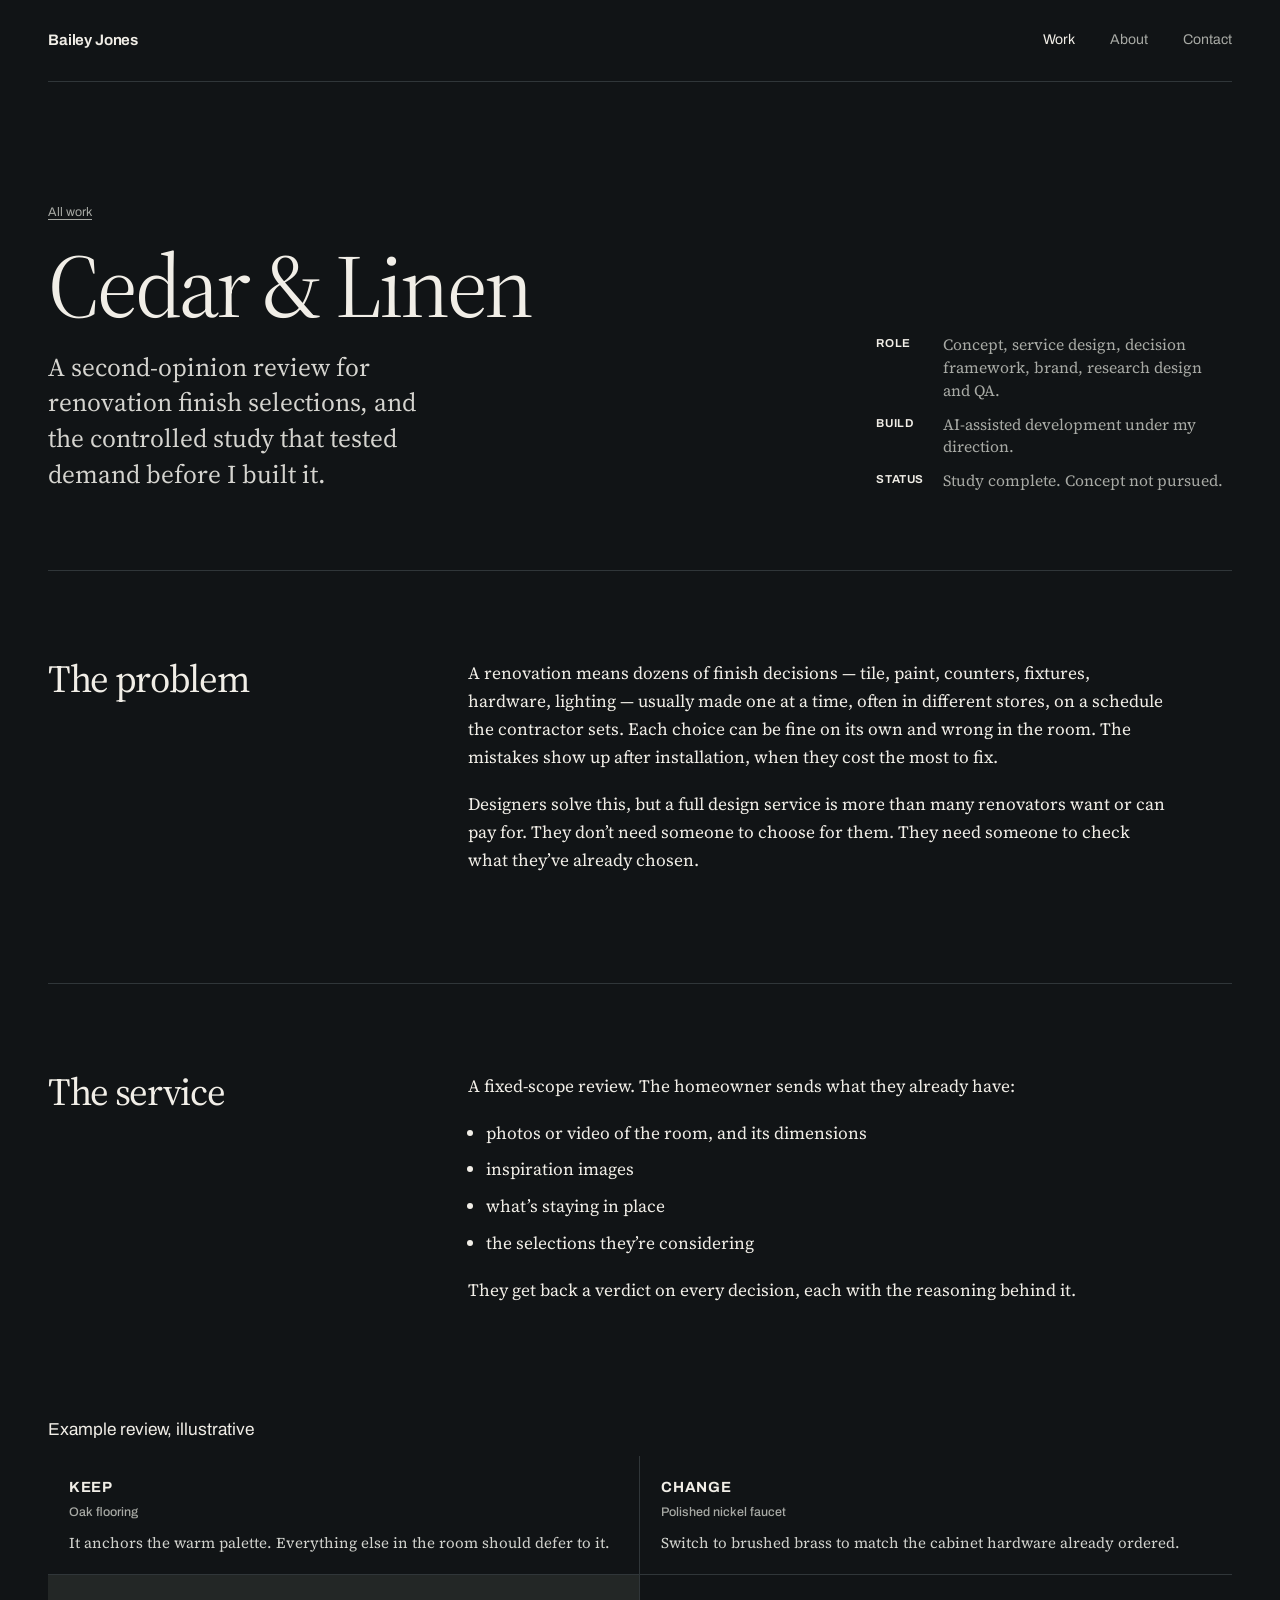
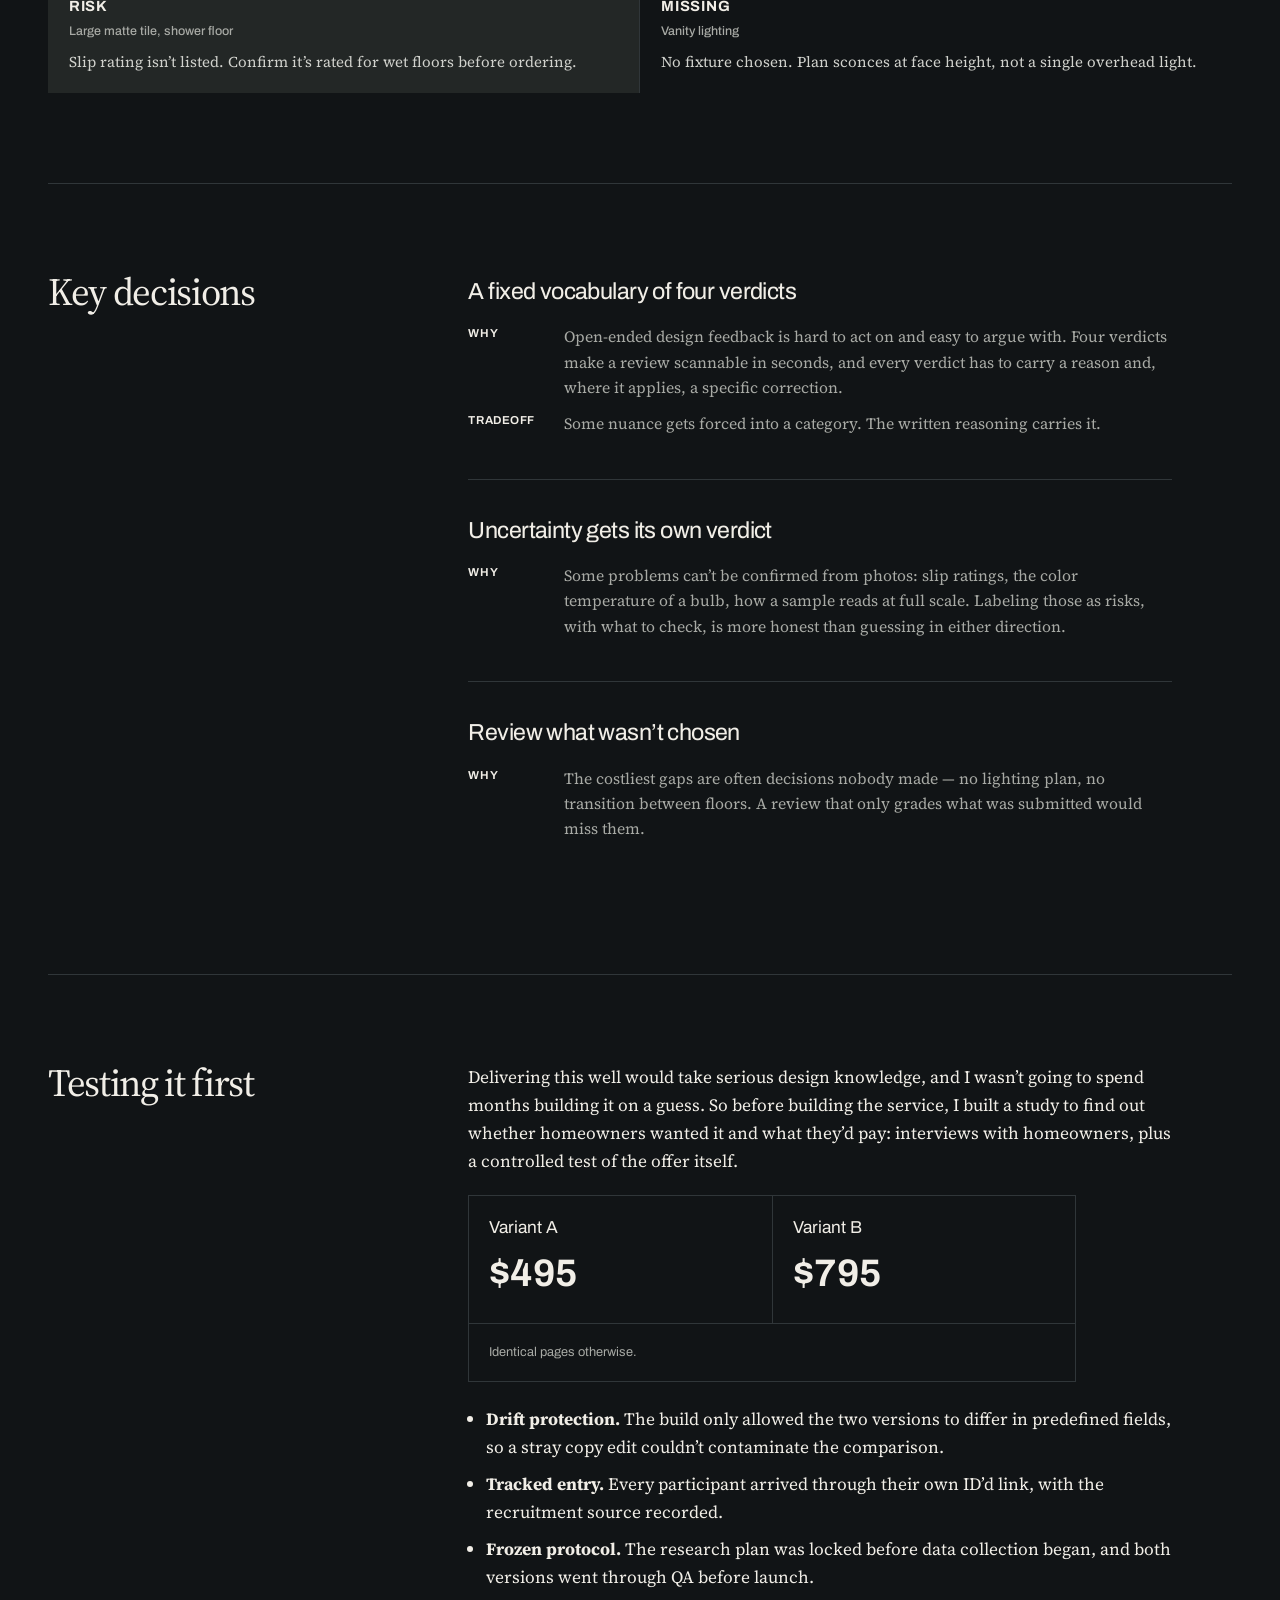
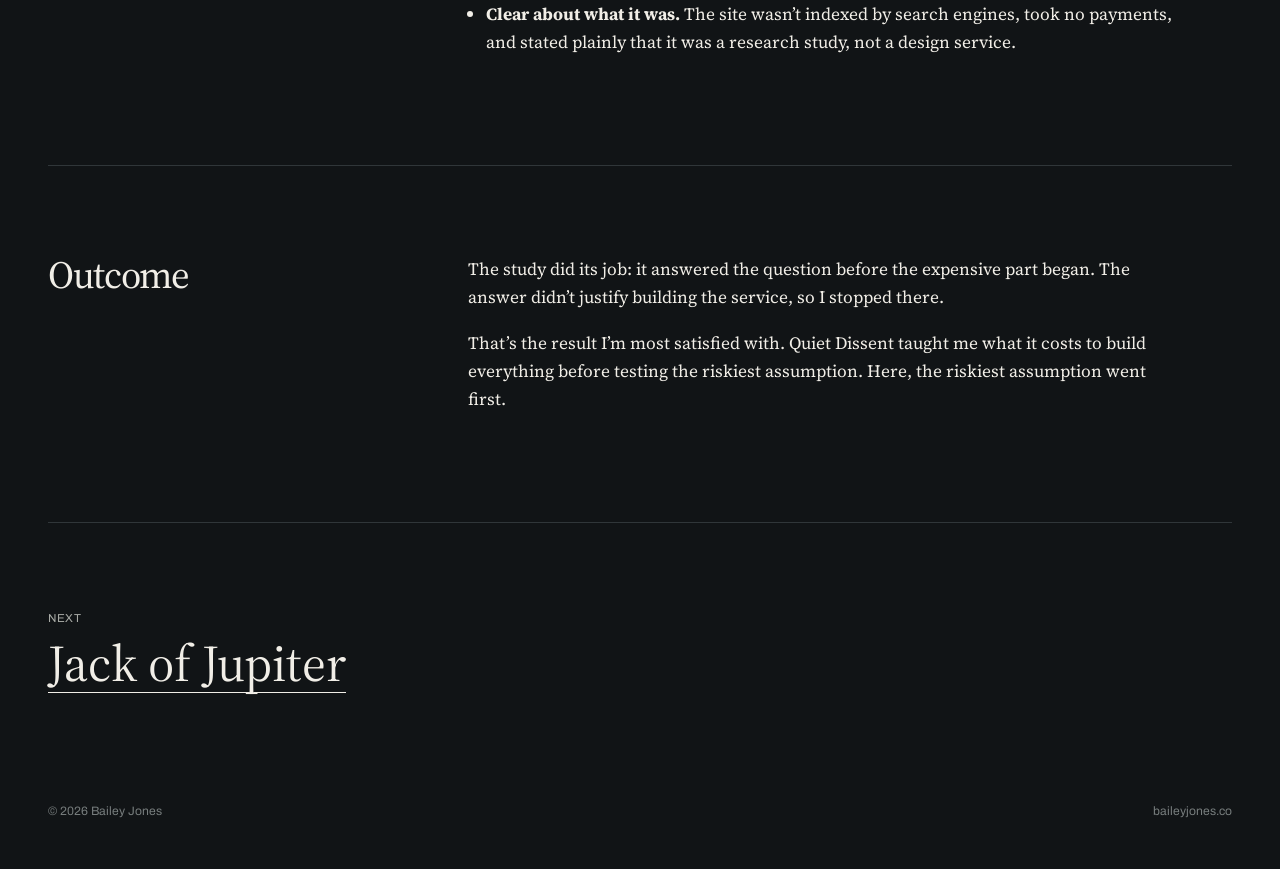
<file: cedar-and-linen.html>
<!doctype html>
<html lang="en">
<head>
<meta charset="utf-8">
<meta name="viewport" content="width=device-width, initial-scale=1, viewport-fit=cover">
<title>Cedar & Linen — Bailey Jones</title>
<meta name="description" content="Case study: designing a renovation selection review service, and the controlled study that tested demand before building it.">
<link rel="icon" href="/favicon.svg" type="image/svg+xml">
<link rel="preconnect" href="https://fonts.googleapis.com">
<link rel="preconnect" href="https://fonts.gstatic.com" crossorigin>
<link href="https://fonts.googleapis.com/css2?family=Archivo:wdth,wght@62..125,100..900&family=Source+Serif+4:ital,opsz,wght@0,8..60,300..700;1,8..60,400&display=swap" rel="stylesheet">
<link rel="stylesheet" href="/styles.css">
</head>
<body>
<a class="skip" href="#main">Skip to content</a>
<div class="wrap">
  <header class="site-head">
    <a class="name" href="/">Bailey Jones</a>
    <nav aria-label="Primary">
      <a href="/#work" aria-current="page">Work</a>
      <a href="/#about">About</a>
      <a href="/#contact">Contact</a>
    </nav>
  </header>

  <main id="main">
    <section class="cs-intro">
      <div>
        <a class="back" href="/#work">All work</a>
        <h1>Cedar & Linen</h1>
        <p class="lede">A second-opinion review for renovation finish selections, and the controlled study that tested demand before I built it.</p>
      </div>
      <dl class="facts">
        <dt>Role</dt><dd>Concept, service design, decision framework, brand, research design and QA.</dd>
        <dt>Build</dt><dd>AI-assisted development under my direction.</dd>
        <dt>Status</dt><dd>Study complete. Concept not pursued.</dd>
      </dl>
    </section>

    <section class="cs-section">
      <h2>The problem</h2>
      <div class="prose">
        <p>A renovation means dozens of finish decisions — tile, paint, counters, fixtures, hardware, lighting — usually made one at a time, often in different stores, on a schedule the contractor sets. Each choice can be fine on its own and wrong in the room. The mistakes show up after installation, when they cost the most to fix.</p>
        <p>Designers solve this, but a full design service is more than many renovators want or can pay for. They don’t need someone to choose for them. They need someone to check what they’ve already chosen.</p>
      </div>
    </section>

    <section class="cs-section">
      <h2>The service</h2>
      <div class="prose">
        <p>A fixed-scope review. The homeowner sends what they already have:</p>
        <ul>
          <li>photos or video of the room, and its dimensions</li>
          <li>inspiration images</li>
          <li>what’s staying in place</li>
          <li>the selections they’re considering</li>
        </ul>
        <p>They get back a verdict on every decision, each with the reasoning behind it.</p>
      </div>
      <div class="full">
        <p class="label" style="margin:0 0 .75rem">Example review, illustrative</p>
        <dl class="verdicts">
          <div><dt>KEEP <span>Oak flooring</span></dt><dd>It anchors the warm palette. Everything else in the room should defer to it.</dd></div>
          <div><dt>CHANGE <span>Polished nickel faucet</span></dt><dd>Switch to brushed brass to match the cabinet hardware already ordered.</dd></div>
          <div class="risk"><dt>RISK <span>Large matte tile, shower floor</span></dt><dd>Slip rating isn’t listed. Confirm it’s rated for wet floors before ordering.</dd></div>
          <div><dt>MISSING <span>Vanity lighting</span></dt><dd>No fixture chosen. Plan sconces at face height, not a single overhead light.</dd></div>
        </dl>
      </div>
    </section>

    <section class="cs-section">
      <h2>Key decisions</h2>
      <div class="decisions">
        <div class="decision">
          <h3>A fixed vocabulary of four verdicts</h3>
          <p class="why"><b>Why</b><span>Open-ended design feedback is hard to act on and easy to argue with. Four verdicts make a review scannable in seconds, and every verdict has to carry a reason and, where it applies, a specific correction.</span></p>
          <p class="cost"><b>Tradeoff</b><span>Some nuance gets forced into a category. The written reasoning carries it.</span></p>
        </div>
        <div class="decision">
          <h3>Uncertainty gets its own verdict</h3>
          <p class="why"><b>Why</b><span>Some problems can’t be confirmed from photos: slip ratings, the color temperature of a bulb, how a sample reads at full scale. Labeling those as risks, with what to check, is more honest than guessing in either direction.</span></p>
        </div>
        <div class="decision">
          <h3>Review what wasn’t chosen</h3>
          <p class="why"><b>Why</b><span>The costliest gaps are often decisions nobody made — no lighting plan, no transition between floors. A review that only grades what was submitted would miss them.</span></p>
        </div>
      </div>
    </section>

    <section class="cs-section">
      <h2>Testing it first</h2>
      <div class="prose">
        <p>Delivering this well would take serious design knowledge, and I wasn’t going to spend months building it on a guess. So before building the service, I built a study to find out whether homeowners wanted it and what they’d pay: interviews with homeowners, plus a controlled test of the offer itself.</p>
        <div class="variants" aria-label="The two price variants">
          <div><span class="label">Variant A</span><div class="price">$495</div></div>
          <div><span class="label">Variant B</span><div class="price">$795</div></div>
          <div class="same">Identical pages otherwise.</div>
        </div>
        <ul>
          <li><strong>Drift protection.</strong> The build only allowed the two versions to differ in predefined fields, so a stray copy edit couldn’t contaminate the comparison.</li>
          <li><strong>Tracked entry.</strong> Every participant arrived through their own ID’d link, with the recruitment source recorded.</li>
          <li><strong>Frozen protocol.</strong> The research plan was locked before data collection began, and both versions went through QA before launch.</li>
          <li><strong>Clear about what it was.</strong> The site wasn’t indexed by search engines, took no payments, and stated plainly that it was a research study, not a design service.</li>
        </ul>
      </div>
    </section>

    <section class="cs-section">
      <h2>Outcome</h2>
      <div class="prose">
        <p>The study did its job: it answered the question before the expensive part began. The answer didn’t justify building the service, so I stopped there.</p>
        <p>That’s the result I’m most satisfied with. Quiet Dissent taught me what it costs to build everything before testing the riskiest assumption. Here, the riskiest assumption went first.</p>
      </div>
    </section>

    <div class="next"><span class="label">Next</span><br><a href="/#jack-of-jupiter">Jack of Jupiter</a></div>
  </main>

  <footer class="site-foot">
    <span>© 2026 Bailey Jones</span>
    <span>baileyjones.co</span>
  </footer>
</div>
</body>
</html>
</file>
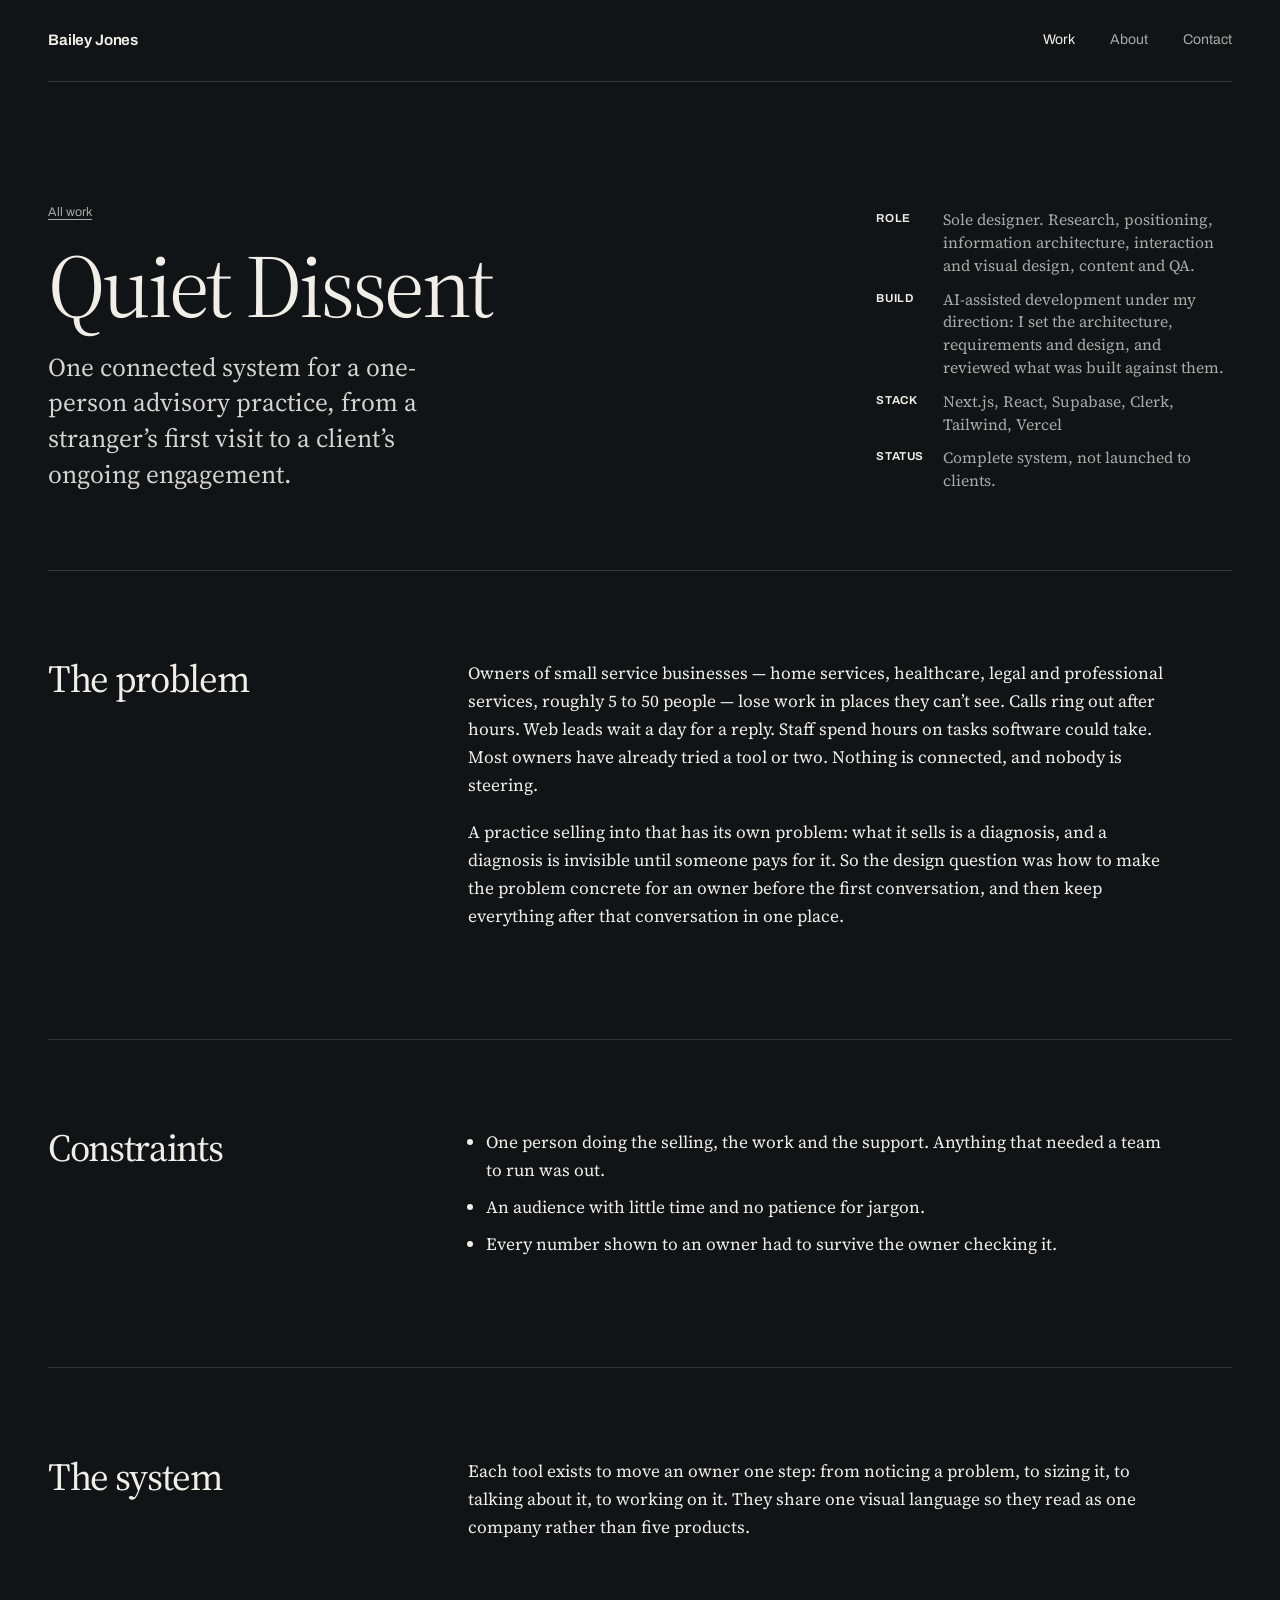
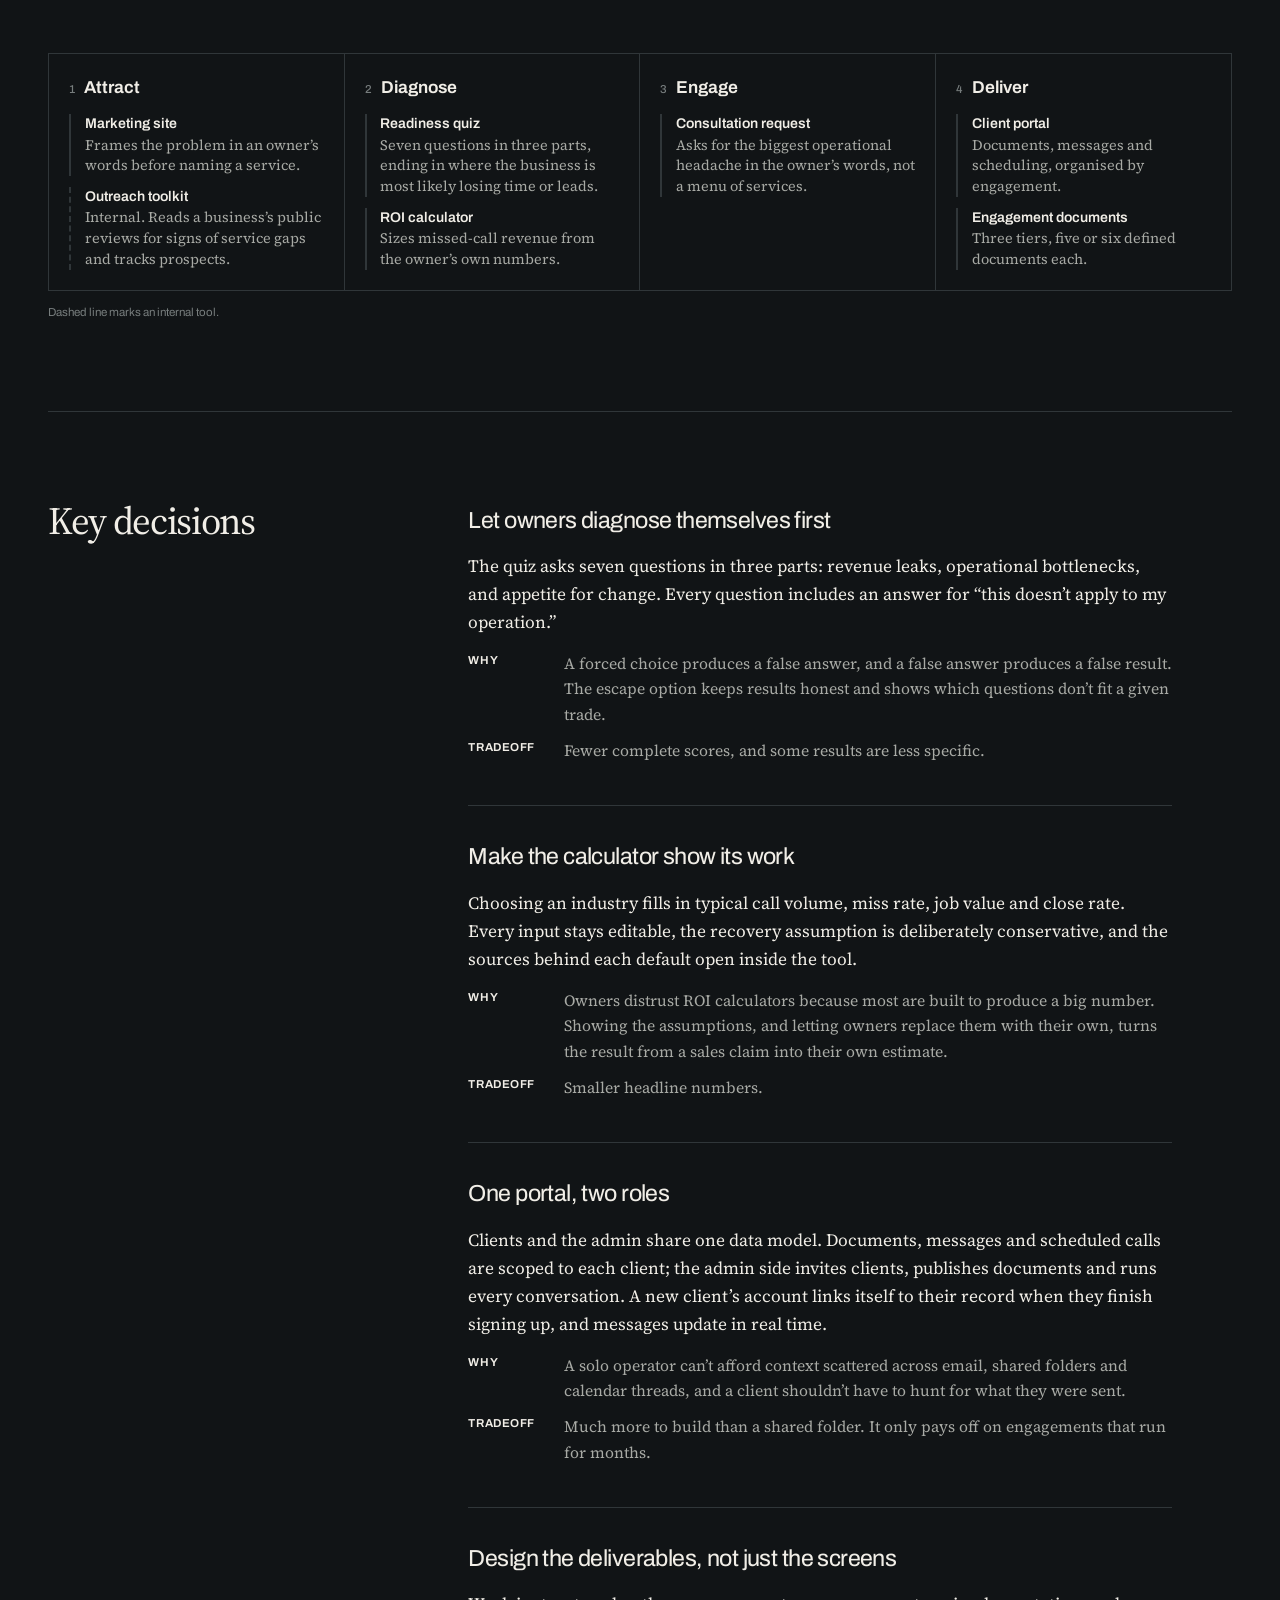
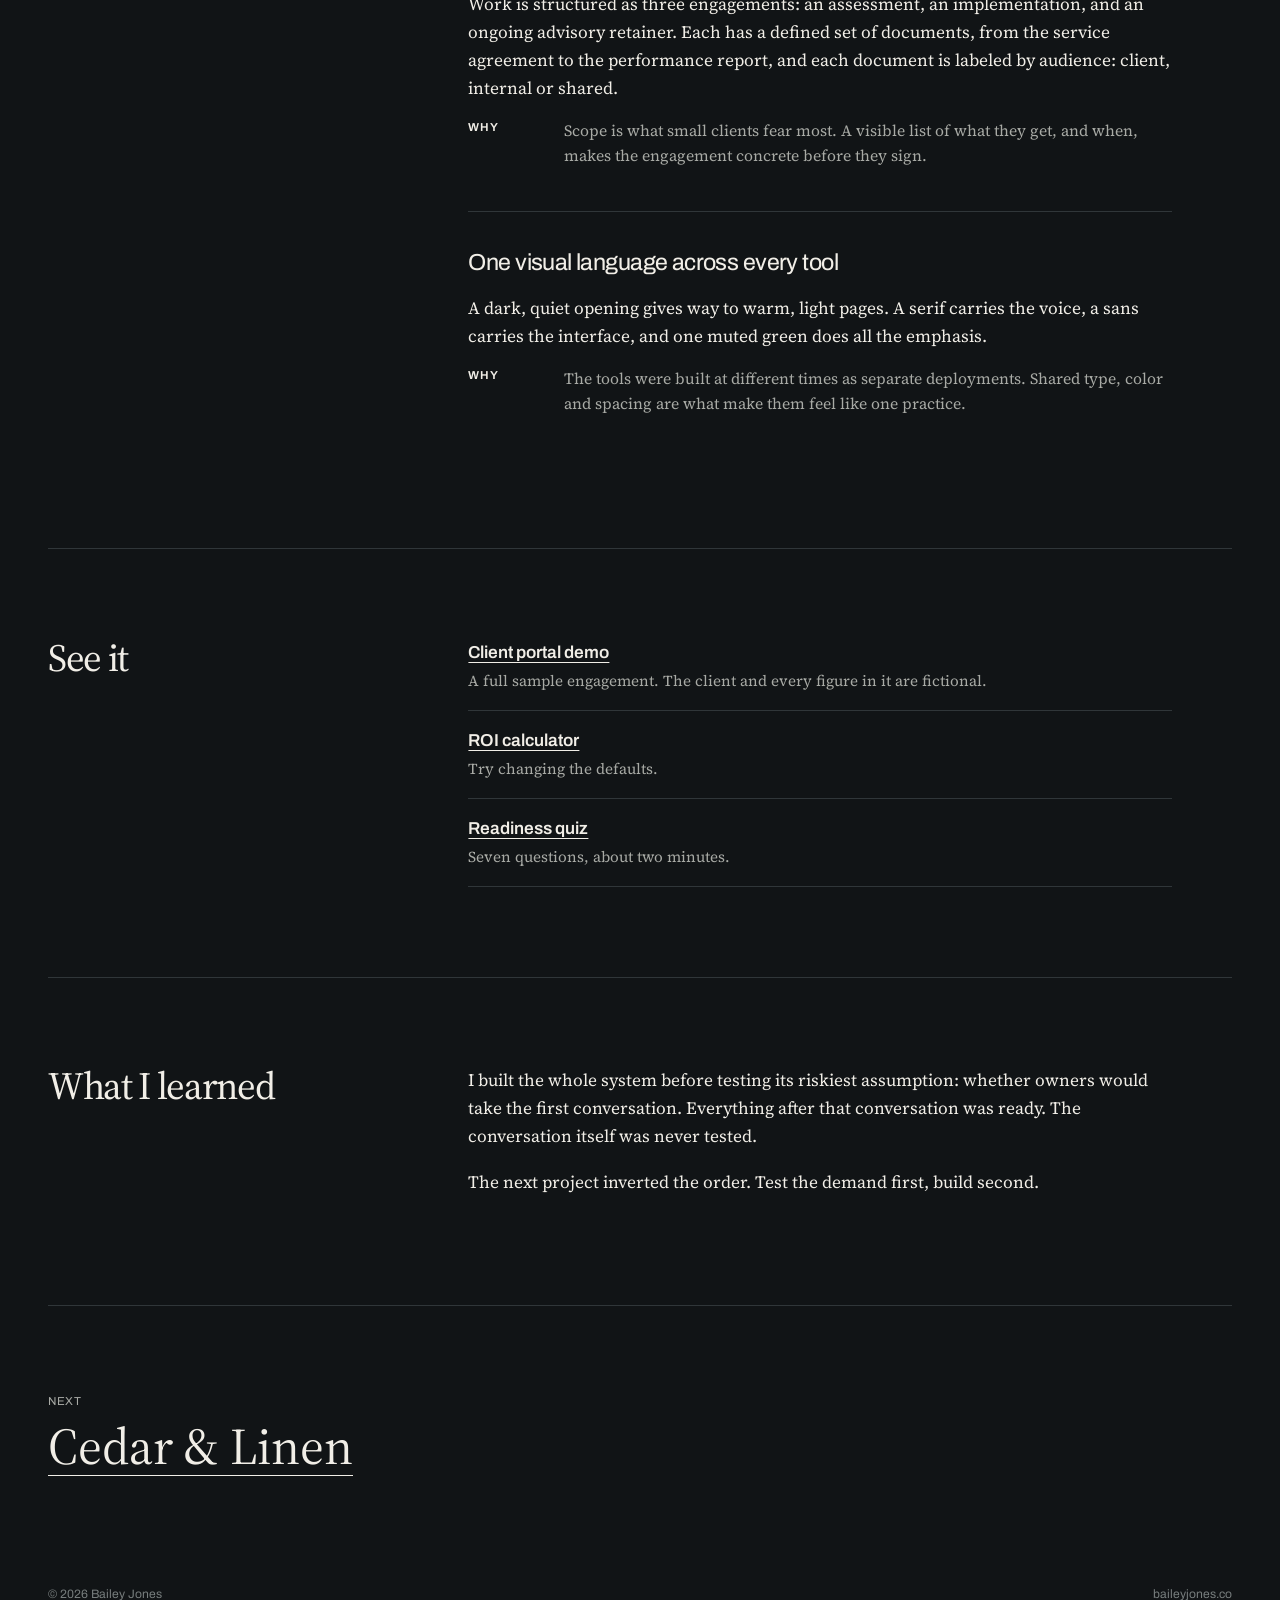
<file: quiet-dissent.html>
<!doctype html>
<html lang="en">
<head>
<meta charset="utf-8">
<meta name="viewport" content="width=device-width, initial-scale=1, viewport-fit=cover">
<title>Quiet Dissent — Bailey Jones</title>
<meta name="description" content="Case study: designing a connected product ecosystem for a one-person operations and AI advisory practice.">
<link rel="icon" href="/favicon.svg" type="image/svg+xml">
<link rel="preconnect" href="https://fonts.googleapis.com">
<link rel="preconnect" href="https://fonts.gstatic.com" crossorigin>
<link href="https://fonts.googleapis.com/css2?family=Archivo:wdth,wght@62..125,100..900&family=Source+Serif+4:ital,opsz,wght@0,8..60,300..700;1,8..60,400&display=swap" rel="stylesheet">
<link rel="stylesheet" href="/styles.css">
</head>
<body>
<a class="skip" href="#main">Skip to content</a>
<div class="wrap">
  <header class="site-head">
    <a class="name" href="/">Bailey Jones</a>
    <nav aria-label="Primary">
      <a href="/#work" aria-current="page">Work</a>
      <a href="/#about">About</a>
      <a href="/#contact">Contact</a>
    </nav>
  </header>

  <main id="main">
    <section class="cs-intro">
      <div>
        <a class="back" href="/#work">All work</a>
        <h1>Quiet Dissent</h1>
        <p class="lede">One connected system for a one-person advisory practice, from a stranger’s first visit to a client’s ongoing engagement.</p>
      </div>
      <dl class="facts">
        <dt>Role</dt><dd>Sole designer. Research, positioning, information architecture, interaction and visual design, content and QA.</dd>
        <dt>Build</dt><dd>AI-assisted development under my direction: I set the architecture, requirements and design, and reviewed what was built against them.</dd>
        <dt>Stack</dt><dd>Next.js, React, Supabase, Clerk, Tailwind, Vercel</dd>
        <dt>Status</dt><dd>Complete system, not launched to clients.</dd>
      </dl>
    </section>

    <section class="cs-section">
      <h2>The problem</h2>
      <div class="prose">
        <p>Owners of small service businesses — home services, healthcare, legal and professional services, roughly 5 to 50 people — lose work in places they can’t see. Calls ring out after hours. Web leads wait a day for a reply. Staff spend hours on tasks software could take. Most owners have already tried a tool or two. Nothing is connected, and nobody is steering.</p>
        <p>A practice selling into that has its own problem: what it sells is a diagnosis, and a diagnosis is invisible until someone pays for it. So the design question was how to make the problem concrete for an owner before the first conversation, and then keep everything after that conversation in one place.</p>
      </div>
    </section>

    <section class="cs-section">
      <h2>Constraints</h2>
      <div class="prose">
        <ul>
          <li>One person doing the selling, the work and the support. Anything that needed a team to run was out.</li>
          <li>An audience with little time and no patience for jargon.</li>
          <li>Every number shown to an owner had to survive the owner checking it.</li>
        </ul>
      </div>
    </section>

    <section class="cs-section">
      <h2>The system</h2>
      <div class="prose">
        <p>Each tool exists to move an owner one step: from noticing a problem, to sizing it, to talking about it, to working on it. They share one visual language so they read as one company rather than five products.</p>
      </div>
      <div class="full">
        <ol class="flow four" aria-label="How the Quiet Dissent system fits together">
          <li><div class="stage">Attract</div><ul><li><b>Marketing site</b>Frames the problem in an owner’s words before naming a service.</li><li class="internal"><b>Outreach toolkit</b>Internal. Reads a business’s public reviews for signs of service gaps and tracks prospects.</li></ul></li>
          <li><div class="stage">Diagnose</div><ul><li><b>Readiness quiz</b>Seven questions in three parts, ending in where the business is most likely losing time or leads.</li><li><b>ROI calculator</b>Sizes missed-call revenue from the owner’s own numbers.</li></ul></li>
          <li><div class="stage">Engage</div><ul><li><b>Consultation request</b>Asks for the biggest operational headache in the owner’s words, not a menu of services.</li></ul></li>
          <li><div class="stage">Deliver</div><ul><li><b>Client portal</b>Documents, messages and scheduling, organised by engagement.</li><li><b>Engagement documents</b>Three tiers, five or six defined documents each.</li></ul></li>
        </ol>
        <p class="diagram-note">Dashed line marks an internal tool.</p>
      </div>
    </section>

    <section class="cs-section">
      <h2>Key decisions</h2>
      <div class="decisions">
        <div class="decision">
          <h3>Let owners diagnose themselves first</h3>
          <p>The quiz asks seven questions in three parts: revenue leaks, operational bottlenecks, and appetite for change. Every question includes an answer for “this doesn’t apply to my operation.”</p>
          <p class="why"><b>Why</b><span>A forced choice produces a false answer, and a false answer produces a false result. The escape option keeps results honest and shows which questions don’t fit a given trade.</span></p>
          <p class="cost"><b>Tradeoff</b><span>Fewer complete scores, and some results are less specific.</span></p>
        </div>
        <div class="decision">
          <h3>Make the calculator show its work</h3>
          <p>Choosing an industry fills in typical call volume, miss rate, job value and close rate. Every input stays editable, the recovery assumption is deliberately conservative, and the sources behind each default open inside the tool.</p>
          <p class="why"><b>Why</b><span>Owners distrust ROI calculators because most are built to produce a big number. Showing the assumptions, and letting owners replace them with their own, turns the result from a sales claim into their own estimate.</span></p>
          <p class="cost"><b>Tradeoff</b><span>Smaller headline numbers.</span></p>
        </div>
        <div class="decision">
          <h3>One portal, two roles</h3>
          <p>Clients and the admin share one data model. Documents, messages and scheduled calls are scoped to each client; the admin side invites clients, publishes documents and runs every conversation. A new client’s account links itself to their record when they finish signing up, and messages update in real time.</p>
          <p class="why"><b>Why</b><span>A solo operator can’t afford context scattered across email, shared folders and calendar threads, and a client shouldn’t have to hunt for what they were sent.</span></p>
          <p class="cost"><b>Tradeoff</b><span>Much more to build than a shared folder. It only pays off on engagements that run for months.</span></p>
        </div>
        <div class="decision">
          <h3>Design the deliverables, not just the screens</h3>
          <p>Work is structured as three engagements: an assessment, an implementation, and an ongoing advisory retainer. Each has a defined set of documents, from the service agreement to the performance report, and each document is labeled by audience: client, internal or shared.</p>
          <p class="why"><b>Why</b><span>Scope is what small clients fear most. A visible list of what they get, and when, makes the engagement concrete before they sign.</span></p>
        </div>
        <div class="decision">
          <h3>One visual language across every tool</h3>
          <p>A dark, quiet opening gives way to warm, light pages. A serif carries the voice, a sans carries the interface, and one muted green does all the emphasis.</p>
          <p class="why"><b>Why</b><span>The tools were built at different times as separate deployments. Shared type, color and spacing are what make them feel like one practice.</span></p>
        </div>
      </div>
    </section>

    <section class="cs-section">
      <h2>See it</h2>
      <ul class="links">
        <li><a href="https://qd-portal.vercel.app">Client portal demo</a><span>A full sample engagement. The client and every figure in it are fictional.</span></li>
        <li><a href="https://qd-calculator.vercel.app">ROI calculator</a><span>Try changing the defaults.</span></li>
        <li><a href="https://qd-quiz.vercel.app">Readiness quiz</a><span>Seven questions, about two minutes.</span></li>
      </ul>
    </section>

    <section class="cs-section">
      <h2>What I learned</h2>
      <div class="prose">
        <p>I built the whole system before testing its riskiest assumption: whether owners would take the first conversation. Everything after that conversation was ready. The conversation itself was never tested.</p>
        <p>The next project inverted the order. Test the demand first, build second.</p>
      </div>
    </section>

    <div class="next"><span class="label">Next</span><br><a href="/cedar-and-linen">Cedar & Linen</a></div>
  </main>

  <footer class="site-foot">
    <span>© 2026 Bailey Jones</span>
    <span>baileyjones.co</span>
  </footer>
</div>
</body>
</html>
</file>
<file: styles.css>
:root {
  --bg: #111416;
  --bg-soft: #171b1e;
  --panel: #1d2225;
  --ink: #f1eee7;
  --muted: #a8aaa5;
  --quiet: #777d7d;
  --rule: #303639;
  --accent: #a9b59d;
  --accent-soft: #c8d0c0;
  --warm: #d7c6ad;

  --display: "Source Serif 4", Georgia, serif;
  --ui: "Archivo", "Helvetica Neue", Arial, sans-serif;

  --page: 82rem;
  --gutter: clamp(1.25rem, 4vw, 3rem);

  box-sizing: border-box;
  color-scheme: dark;
}

*, *::before, *::after { box-sizing: inherit; }

html {
  scroll-behavior: smooth;
  scroll-padding-top: 2rem;
  -webkit-text-size-adjust: 100%;
}

body {
  margin: 0;
  background: var(--bg);
  color: var(--ink);
  font-family: var(--display);
  font-size: 1.08rem;
  line-height: 1.62;
  text-rendering: optimizeLegibility;
}

img { max-width: 100%; display: block; }

a {
  color: inherit;
  text-decoration-thickness: 1px;
  text-underline-offset: .22em;
}

a:hover { text-decoration-thickness: 2px; }

:focus-visible {
  outline: 2px solid var(--accent-soft);
  outline-offset: 4px;
  border-radius: 2px;
}

.skip {
  position: absolute;
  left: -9999px;
}

.skip:focus {
  left: var(--gutter);
  top: 1rem;
  z-index: 100;
  background: var(--ink);
  color: var(--bg);
  padding: .55rem .8rem;
  font-family: var(--ui);
  font-size: .85rem;
}

.wrap {
  width: min(100%, var(--page));
  margin: 0 auto;
  padding: 0 var(--gutter);
}

/* Header */

.site-head {
  display: flex;
  justify-content: space-between;
  align-items: center;
  gap: 2rem;
  min-height: 5.1rem;
  border-bottom: 1px solid var(--rule);
  font-family: var(--ui);
}

.site-head .name {
  font-size: .95rem;
  font-weight: 650;
  letter-spacing: -.01em;
  text-decoration: none;
}

.site-head nav {
  display: flex;
  gap: clamp(1rem, 3vw, 2.2rem);
}

.site-head nav a {
  color: var(--muted);
  font-size: .88rem;
  text-decoration: none;
}

.site-head nav a:hover,
.site-head nav a[aria-current] {
  color: var(--ink);
}

/* Shared type */

h1, h2, h3 {
  margin: 0;
  font-weight: 430;
  letter-spacing: -.035em;
}

h1, h2 { font-family: var(--display); }

h3 {
  font-family: var(--ui);
  letter-spacing: -.025em;
}

.eyebrow,
.section-kicker,
.project-type,
.project-index,
.project-proof,
.hero-footer,
.text-link,
.project-arrow,
.label,
.back,
.diagram-note {
  font-family: var(--ui);
}

.eyebrow,
.section-kicker,
.project-type {
  margin: 0;
  color: var(--muted);
  font-size: .78rem;
  font-weight: 550;
  letter-spacing: .075em;
  text-transform: uppercase;
}

.muted { color: var(--muted); }

/* Hero */

.hero {
  padding: clamp(5rem, 11vw, 9.5rem) 0 clamp(4.5rem, 9vw, 7rem);
  border-bottom: 1px solid var(--rule);
}

.hero-grid {
  display: grid;
  grid-template-columns: minmax(0, 1.35fr) minmax(17rem, .65fr);
  gap: clamp(3rem, 7vw, 7rem);
  align-items: end;
  margin-top: 2rem;
}

.hero h1 {
  max-width: 9.5ch;
  font-size: clamp(3.5rem, 7.4vw, 7rem);
  line-height: .92;
  font-weight: 380;
}

.hero-copy {
  padding-bottom: .45rem;
}

.hero-copy > p:first-child {
  margin: 0;
  max-width: 25rem;
  font-size: clamp(1.3rem, 2vw, 1.75rem);
  line-height: 1.38;
}

.hero-note {
  margin: 1.35rem 0 0;
  max-width: 27rem;
  color: var(--muted);
  font-size: 1rem;
  line-height: 1.55;
}

.hero-footer {
  display: grid;
  grid-template-columns: 1fr 1fr auto;
  gap: 1rem;
  margin-top: clamp(4rem, 8vw, 7rem);
  padding-top: 1.25rem;
  border-top: 1px solid var(--rule);
  color: var(--quiet);
  font-size: .76rem;
}

.hero-footer a {
  color: var(--ink);
  text-decoration: none;
}

/* Section headers */

.work {
  padding: clamp(4.5rem, 9vw, 8rem) 0 0;
}

.section-head {
  display: grid;
  grid-template-columns: 1fr 2fr;
  gap: 2rem;
  align-items: start;
  padding-bottom: clamp(3rem, 6vw, 5.5rem);
}

.section-head h2,
.range h2,
.about h2,
.contact h2 {
  font-size: clamp(2.4rem, 5vw, 4.8rem);
  line-height: .98;
  max-width: 12ch;
}

/* Project rows */

.work-list {
  border-top: 1px solid var(--rule);
}

.project {
  display: grid;
  grid-template-columns: 4rem minmax(18rem, .88fr) minmax(22rem, 1.12fr);
  gap: clamp(1.5rem, 4vw, 4.5rem);
  padding: clamp(3.5rem, 7vw, 6.5rem) 0;
  border-bottom: 1px solid var(--rule);
}

.project-index {
  color: var(--quiet);
  font-size: .74rem;
  padding-top: .4rem;
}

.project-main {
  align-self: start;
}

.project-heading {
  display: flex;
  justify-content: space-between;
  gap: 1rem;
  align-items: start;
}

.project-heading h3 {
  margin-top: .5rem;
  font-size: clamp(2rem, 3.7vw, 3.6rem);
  line-height: 1;
  font-weight: 590;
}

.project-arrow {
  flex: 0 0 auto;
  display: grid;
  place-items: center;
  width: 2.55rem;
  height: 2.55rem;
  border: 1px solid var(--rule);
  border-radius: 50%;
  color: var(--muted);
  text-decoration: none;
  transition: border-color .18s ease, color .18s ease, transform .18s ease;
}

.project-arrow:hover {
  color: var(--ink);
  border-color: var(--muted);
  transform: translate(2px, -2px);
}

.project-desc {
  max-width: 36rem;
  margin: 1.75rem 0 1.5rem;
  color: #d5d4cf;
  font-size: 1.08rem;
  line-height: 1.62;
}

.project-proof {
  display: flex;
  flex-wrap: wrap;
  gap: .45rem;
  margin-bottom: 1.8rem;
}

.project-proof span {
  padding: .38rem .58rem;
  border: 1px solid var(--rule);
  border-radius: 999px;
  color: var(--muted);
  font-size: .69rem;
  letter-spacing: .03em;
}

.text-link {
  font-size: .83rem;
  font-weight: 590;
}

.project-visual {
  align-self: stretch;
  min-height: 21rem;
  background: var(--bg-soft);
  border: 1px solid var(--rule);
  overflow: hidden;
}

/* Quiet Dissent visual */

.project-visual-system {
  display: grid;
  align-items: center;
  padding: clamp(1.3rem, 3vw, 2.4rem);
}

.system-mini {
  display: grid;
  grid-template-columns: repeat(2, 1fr);
  gap: 1px;
  background: var(--rule);
  border: 1px solid var(--rule);
}

.system-mini > div {
  min-height: 8.3rem;
  padding: 1.2rem;
  background: var(--bg);
}

.system-mini span,
.system-mini small {
  display: block;
  font-family: var(--ui);
}

.system-mini span {
  margin-bottom: 1.65rem;
  color: var(--accent);
  font-size: .68rem;
  letter-spacing: .07em;
  text-transform: uppercase;
}

.system-mini b {
  display: block;
  margin-bottom: .35rem;
  font-family: var(--ui);
  font-size: 1rem;
  font-weight: 590;
}

.system-mini small {
  color: var(--muted);
  font-size: .76rem;
  line-height: 1.35;
}

/* Cedar visual */

.verdicts {
  display: grid;
  grid-template-columns: repeat(2, 1fr);
  gap: 1px;
  margin: 0;
  background: var(--rule);
}

.verdicts > div {
  padding: 1.25rem 1.3rem;
  background: var(--bg);
}

.verdicts.compact {
  width: 100%;
  height: 100%;
}

.verdicts.compact > div {
  display: flex;
  flex-direction: column;
  justify-content: end;
  min-height: 10.5rem;
  padding: 1.5rem;
}

.verdicts dt {
  margin-bottom: .6rem;
  font-family: var(--ui);
  font-size: .92rem;
  font-weight: 700;
  letter-spacing: .05em;
}

.verdicts dt span {
  display: block;
  margin-top: .15rem;
  color: var(--muted);
  font-size: .78rem;
  font-weight: 500;
  letter-spacing: 0;
}

.verdicts dd {
  margin: 0;
  color: #d1d2cd;
  font-size: .94rem;
  line-height: 1.45;
}

.verdicts .risk {
  background: color-mix(in srgb, var(--accent) 12%, var(--bg));
}

/* Creative visual */

.creative-grid {
  display: grid;
  grid-template-columns: 1.18fr .82fr;
  grid-template-rows: 1fr 1fr;
  gap: .7rem;
  padding: .7rem;
  background: var(--bg-soft);
}

.creative-grid figure {
  margin: 0;
  overflow: hidden;
  min-height: 0;
}

.creative-grid img {
  width: 100%;
  height: 100%;
  object-fit: cover;
}

.creative-a { grid-row: 1 / 3; }
.creative-b { grid-column: 2; grid-row: 1; }
.creative-c { grid-column: 2; grid-row: 2; }

/* Range */

.range,
.about,
.contact {
  padding: clamp(5rem, 10vw, 9rem) 0;
  border-bottom: 1px solid var(--rule);
}

.range-grid,
.about {
  display: grid;
  grid-template-columns: minmax(15rem, .8fr) minmax(20rem, 1.2fr);
  gap: clamp(3rem, 7vw, 8rem);
}

.range-grid {
  margin-top: 2rem;
  align-items: start;
}

.range-grid > div:last-child,
.about-copy {
  max-width: 38rem;
}

.range-grid p,
.about-copy p {
  margin: 0 0 1.2rem;
}

.range-grid p:first-child,
.about-copy p:first-child {
  font-size: 1.18rem;
}

/* About */

.about {
  align-items: start;
}

.about .section-kicker {
  margin-bottom: 2rem;
}

.about h2 {
  max-width: 10ch;
}

/* Contact */

.contact .section-kicker {
  margin-bottom: 1.8rem;
}

.contact h2 {
  max-width: none;
}

.contact-row {
  display: grid;
  grid-template-columns: 1fr auto;
  gap: 2rem;
  align-items: end;
  margin-top: 2rem;
}

.contact-row p {
  max-width: 34rem;
  margin: 0;
  color: var(--muted);
}

.contact-link {
  font-family: var(--ui);
  font-size: clamp(1.05rem, 2vw, 1.35rem);
  font-weight: 600;
}

/* Footer */

.site-foot {
  display: flex;
  justify-content: space-between;
  gap: 1rem;
  flex-wrap: wrap;
  padding: 2rem 0 3rem;
  color: var(--quiet);
  font-family: var(--ui);
  font-size: .76rem;
}

/* Existing case-study pages */

.cs-intro {
  display: grid;
  grid-template-columns: minmax(0, 1.35fr) minmax(17rem, .65fr);
  gap: clamp(3rem, 7vw, 7rem);
  align-items: end;
  padding: clamp(4rem, 9vw, 8rem) 0 clamp(3rem, 6vw, 5rem);
  border-bottom: 1px solid var(--rule);
}

.back {
  color: var(--muted);
  font-size: .78rem;
}

.cs-intro h1 {
  margin-top: 1.25rem;
  font-size: clamp(3.4rem, 7vw, 6.8rem);
  line-height: .92;
  font-weight: 390;
}

.cs-intro .lede {
  max-width: 30ch;
  margin: 1.4rem 0 0;
  color: #d5d4cf;
  font-size: clamp(1.25rem, 2vw, 1.6rem);
  line-height: 1.4;
}

.facts {
  display: grid;
  grid-template-columns: max-content 1fr;
  gap: .7rem 1.2rem;
  margin: 0;
}

.facts dt {
  font-family: var(--ui);
  font-size: .72rem;
  font-weight: 650;
  text-transform: uppercase;
  letter-spacing: .055em;
}

.facts dd {
  margin: 0;
  color: var(--muted);
  font-size: .98rem;
  line-height: 1.45;
}

.cs-section {
  display: grid;
  grid-template-columns: minmax(10rem, .45fr) minmax(0, 1fr);
  gap: clamp(2rem, 6vw, 7rem);
  padding: clamp(3.5rem, 7vw, 6.5rem) 0;
  border-bottom: 1px solid var(--rule);
}

.cs-section > h2 {
  font-size: clamp(1.8rem, 3vw, 2.8rem);
  line-height: 1;
}

.cs-section .prose,
.cs-section .decisions,
.cs-section .links {
  max-width: 44rem;
}

.cs-section .prose p {
  margin: 0 0 1.15rem;
}

.cs-section .prose ul {
  margin: 0 0 1.2rem;
  padding-left: 1.1rem;
}

.cs-section .prose li {
  margin-bottom: .55rem;
}

.cs-section .full {
  grid-column: 1 / -1;
  margin-top: 1rem;
}

.flow {
  display: grid;
  grid-template-columns: repeat(2, 1fr);
  gap: 1px;
  margin: 0;
  padding: 0;
  list-style: none;
  background: var(--rule);
  border: 1px solid var(--rule);
  counter-reset: stage;
}

.flow > li {
  padding: 1.25rem;
  background: var(--bg);
  counter-increment: stage;
}

.flow .stage {
  display: flex;
  gap: .55rem;
  align-items: baseline;
  margin-bottom: .75rem;
  font-family: var(--ui);
  font-weight: 650;
}

.flow .stage::before {
  content: counter(stage);
  color: var(--quiet);
  font-size: .72rem;
  font-weight: 500;
}

.flow ul {
  display: grid;
  gap: .65rem;
  margin: 0;
  padding: 0;
  list-style: none;
}

.flow ul li {
  padding-left: .85rem;
  border-left: 2px solid var(--rule);
  color: var(--muted);
  font-size: .9rem;
  line-height: 1.45;
}

.flow ul li b {
  display: block;
  color: var(--ink);
  font-family: var(--ui);
  font-size: .88rem;
  font-weight: 600;
}

.flow ul li.internal {
  border-left-style: dashed;
}

.flow.four {
  grid-template-columns: repeat(4, 1fr);
}

.diagram-note {
  margin: .75rem 0 0;
  color: var(--quiet);
  font-size: .72rem;
}

.decisions {
  display: grid;
}

.decision {
  padding: 2rem 0;
  border-top: 1px solid var(--rule);
}

.decision:first-child {
  padding-top: 0;
  border-top: 0;
}

.decision h3 {
  margin-bottom: .85rem;
  font-size: 1.45rem;
}

.decision p {
  margin: 0 0 .9rem;
}

.decision .why,
.decision .cost {
  display: grid;
  grid-template-columns: 5rem 1fr;
  gap: 1rem;
  margin: 0 0 .65rem;
  color: var(--muted);
  font-size: .98rem;
}

.decision .why b,
.decision .cost b {
  color: var(--ink);
  font-family: var(--ui);
  font-size: .72rem;
  font-weight: 650;
  text-transform: uppercase;
  letter-spacing: .05em;
}

.links {
  display: grid;
  gap: 1rem;
  margin: 0;
  padding: 0;
  list-style: none;
}

.links li {
  display: grid;
  gap: .15rem;
  padding-bottom: 1rem;
  border-bottom: 1px solid var(--rule);
}

.links a {
  font-family: var(--ui);
  font-weight: 600;
}

.links span {
  color: var(--muted);
  font-size: .95rem;
}

.variants {
  display: grid;
  grid-template-columns: 1fr 1fr;
  gap: 1px;
  max-width: 38rem;
  margin: 0 0 1.5rem;
  background: var(--rule);
  border: 1px solid var(--rule);
}

.variants > div {
  padding: 1.15rem 1.25rem;
  background: var(--bg);
}

.variants .price {
  font-family: var(--ui);
  font-size: clamp(1.8rem, 3vw, 2.5rem);
  font-weight: 650;
}

.variants .same {
  grid-column: 1 / -1;
  color: var(--muted);
  font-family: var(--ui);
  font-size: .8rem;
}

.next {
  padding: clamp(3rem, 7vw, 5rem) 0;
}

.next .label {
  color: var(--muted);
  font-size: .72rem;
  text-transform: uppercase;
  letter-spacing: .06em;
}

.next a {
  display: inline-block;
  margin-top: .4rem;
  font-size: clamp(2rem, 4vw, 3.7rem);
  line-height: 1;
}

.strip {
  display: flex;
  gap: .8rem;
  overflow-x: auto;
  margin: 0;
  padding: .25rem 0 1rem;
  list-style: none;
  scroll-snap-type: x mandatory;
}

.strip li {
  flex: 0 0 auto;
  scroll-snap-align: start;
}

.strip figure { margin: 0; }

.strip img {
  height: clamp(15rem, 33vw, 24rem);
  width: auto;
  object-fit: cover;
}

.strip figcaption {
  margin-top: .45rem;
  color: var(--muted);
  font-family: var(--ui);
  font-size: .75rem;
}

/* Responsive */

@media (max-width: 62rem) {
  .hero-grid,
  .cs-intro {
    grid-template-columns: 1fr;
  }

  .hero h1 {
    max-width: 11ch;
  }

  .hero-copy {
    max-width: 34rem;
  }

  .project {
    grid-template-columns: 3rem 1fr;
  }

  .project-visual {
    grid-column: 2;
  }

  .section-head,
  .range-grid,
  .about {
    grid-template-columns: 1fr;
  }

  .flow.four {
    grid-template-columns: repeat(2, 1fr);
  }
}

@media (max-width: 42rem) {
  body { font-size: 1rem; }

  .site-head {
    min-height: 4.5rem;
  }

  .site-head nav {
    gap: .9rem;
  }

  .hero {
    padding-top: 4rem;
  }

  .hero h1 {
    max-width: none;
    font-size: clamp(3rem, 15vw, 4.5rem);
  }

  .hero-footer {
    grid-template-columns: 1fr;
    gap: .45rem;
  }

  .project {
    grid-template-columns: 1fr;
    gap: 1.25rem;
  }

  .project-index {
    padding-top: 0;
  }

  .project-visual {
    grid-column: 1;
    min-height: 18rem;
  }

  .system-mini,
  .verdicts {
    grid-template-columns: 1fr;
  }

  .creative-grid {
    min-height: 28rem;
  }

  .contact-row {
    grid-template-columns: 1fr;
    align-items: start;
  }

  .cs-section {
    grid-template-columns: 1fr;
  }

  .flow,
  .flow.four {
    grid-template-columns: 1fr;
  }

  .decision .why,
  .decision .cost {
    grid-template-columns: 1fr;
    gap: .2rem;
  }

  .variants {
    grid-template-columns: 1fr;
  }

  .variants .same {
    grid-column: 1;
  }
}

@media (prefers-reduced-motion: reduce) {
  html { scroll-behavior: auto; }

  .project-arrow {
    transition: none;
  }
}

/* Expanded portfolio */
.more-work {
  padding: clamp(5rem, 10vw, 9rem) 0;
  border-bottom: 1px solid var(--rule);
}
.more-head { padding-bottom: clamp(2.5rem, 5vw, 4.5rem); }
.more-work-grid {
  display: grid;
  grid-template-columns: repeat(2, minmax(0, 1fr));
  border-top: 1px solid var(--rule);
  border-left: 1px solid var(--rule);
}
.mini-project {
  min-height: 19rem;
  padding: clamp(1.6rem, 3.5vw, 2.5rem);
  border-right: 1px solid var(--rule);
  border-bottom: 1px solid var(--rule);
}
.mini-index {
  display: block;
  margin-bottom: clamp(3rem, 6vw, 5rem);
  color: var(--quiet);
  font-family: var(--ui);
  font-size: .72rem;
}
.mini-project h3 {
  margin: .55rem 0 1rem;
  font-size: clamp(1.5rem, 2.8vw, 2.45rem);
  line-height: 1.05;
}
.mini-project > p:last-child {
  max-width: 31rem;
  margin: 0;
  color: var(--muted);
  font-size: .98rem;
  line-height: 1.55;
}
.spur-mini span { color: var(--warm); }
@media (prefers-reduced-motion: no-preference) {
  .mini-project { transition: background-color .25s ease; }
  .mini-project:hover { background: var(--bg-soft); }
}
@media (max-width: 48rem) {
  .more-work-grid { grid-template-columns: 1fr; }
  .mini-project { min-height: 15rem; }
}
</file>
